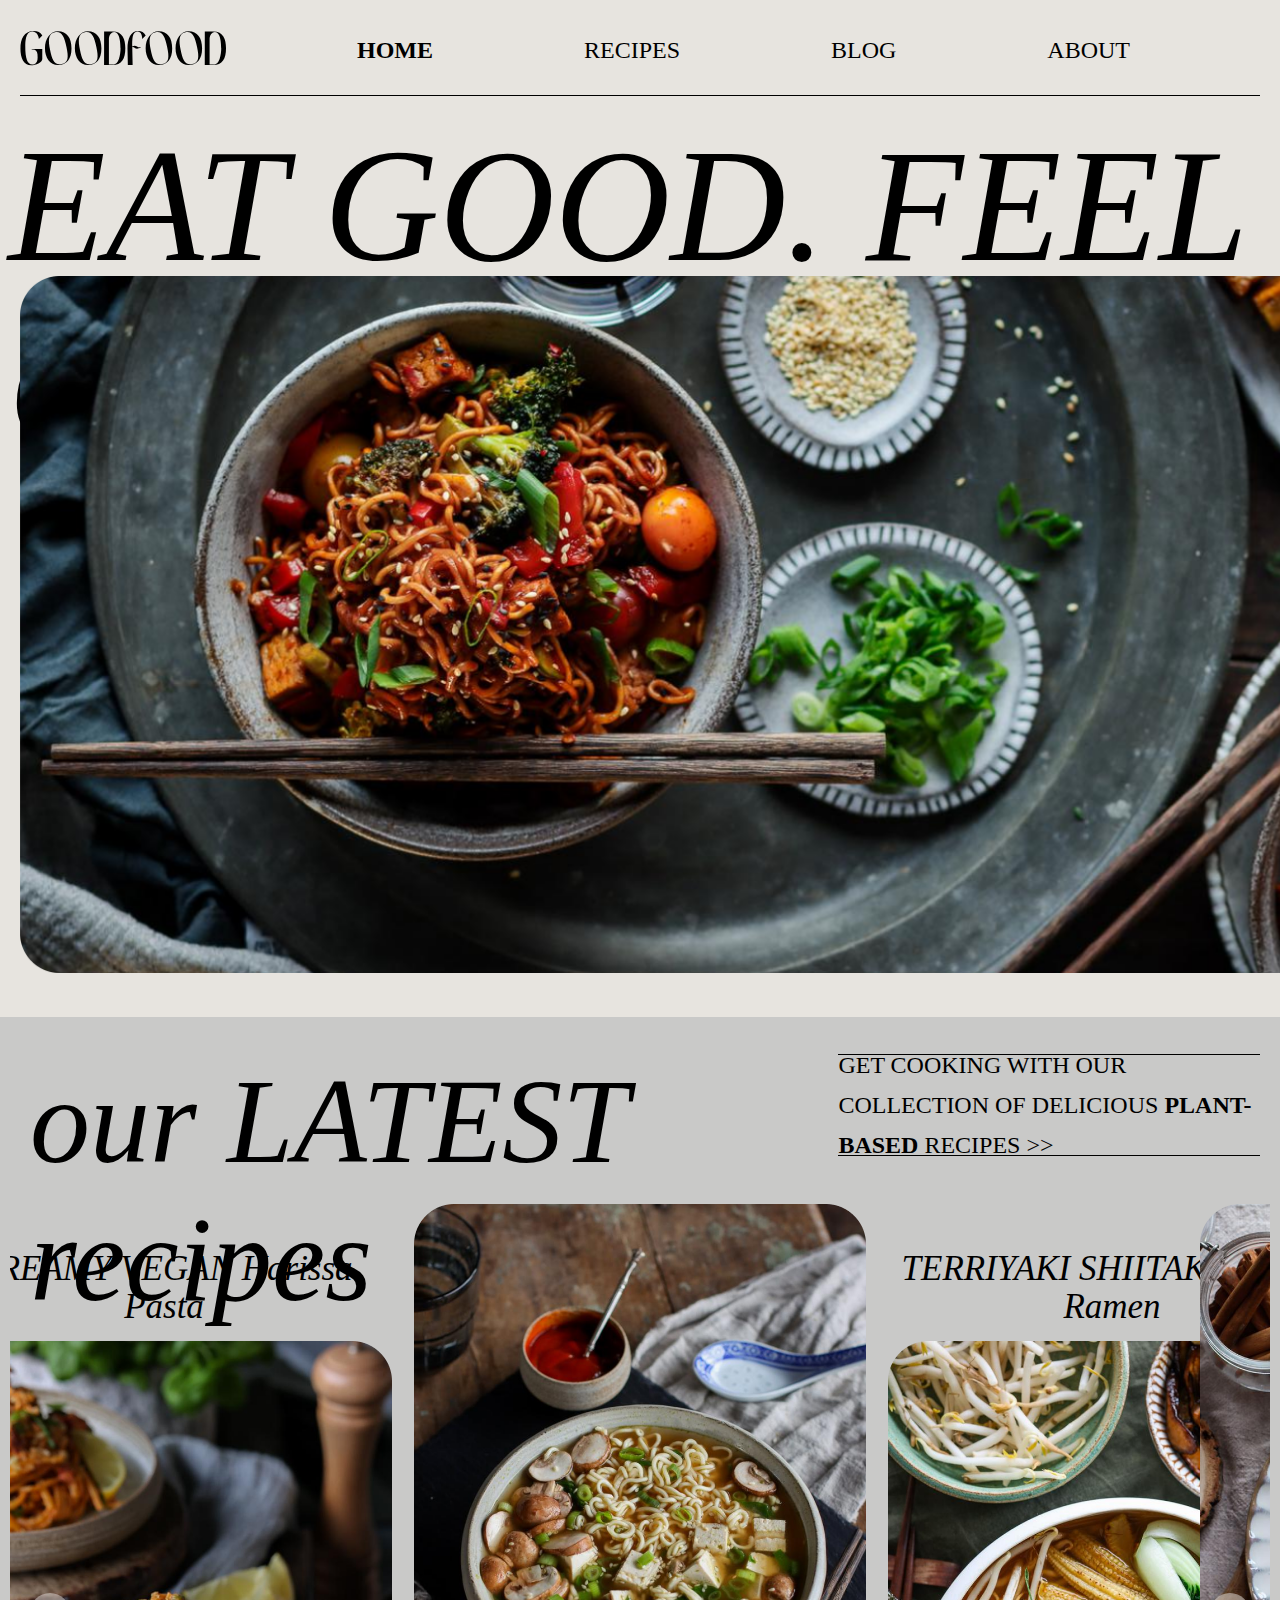
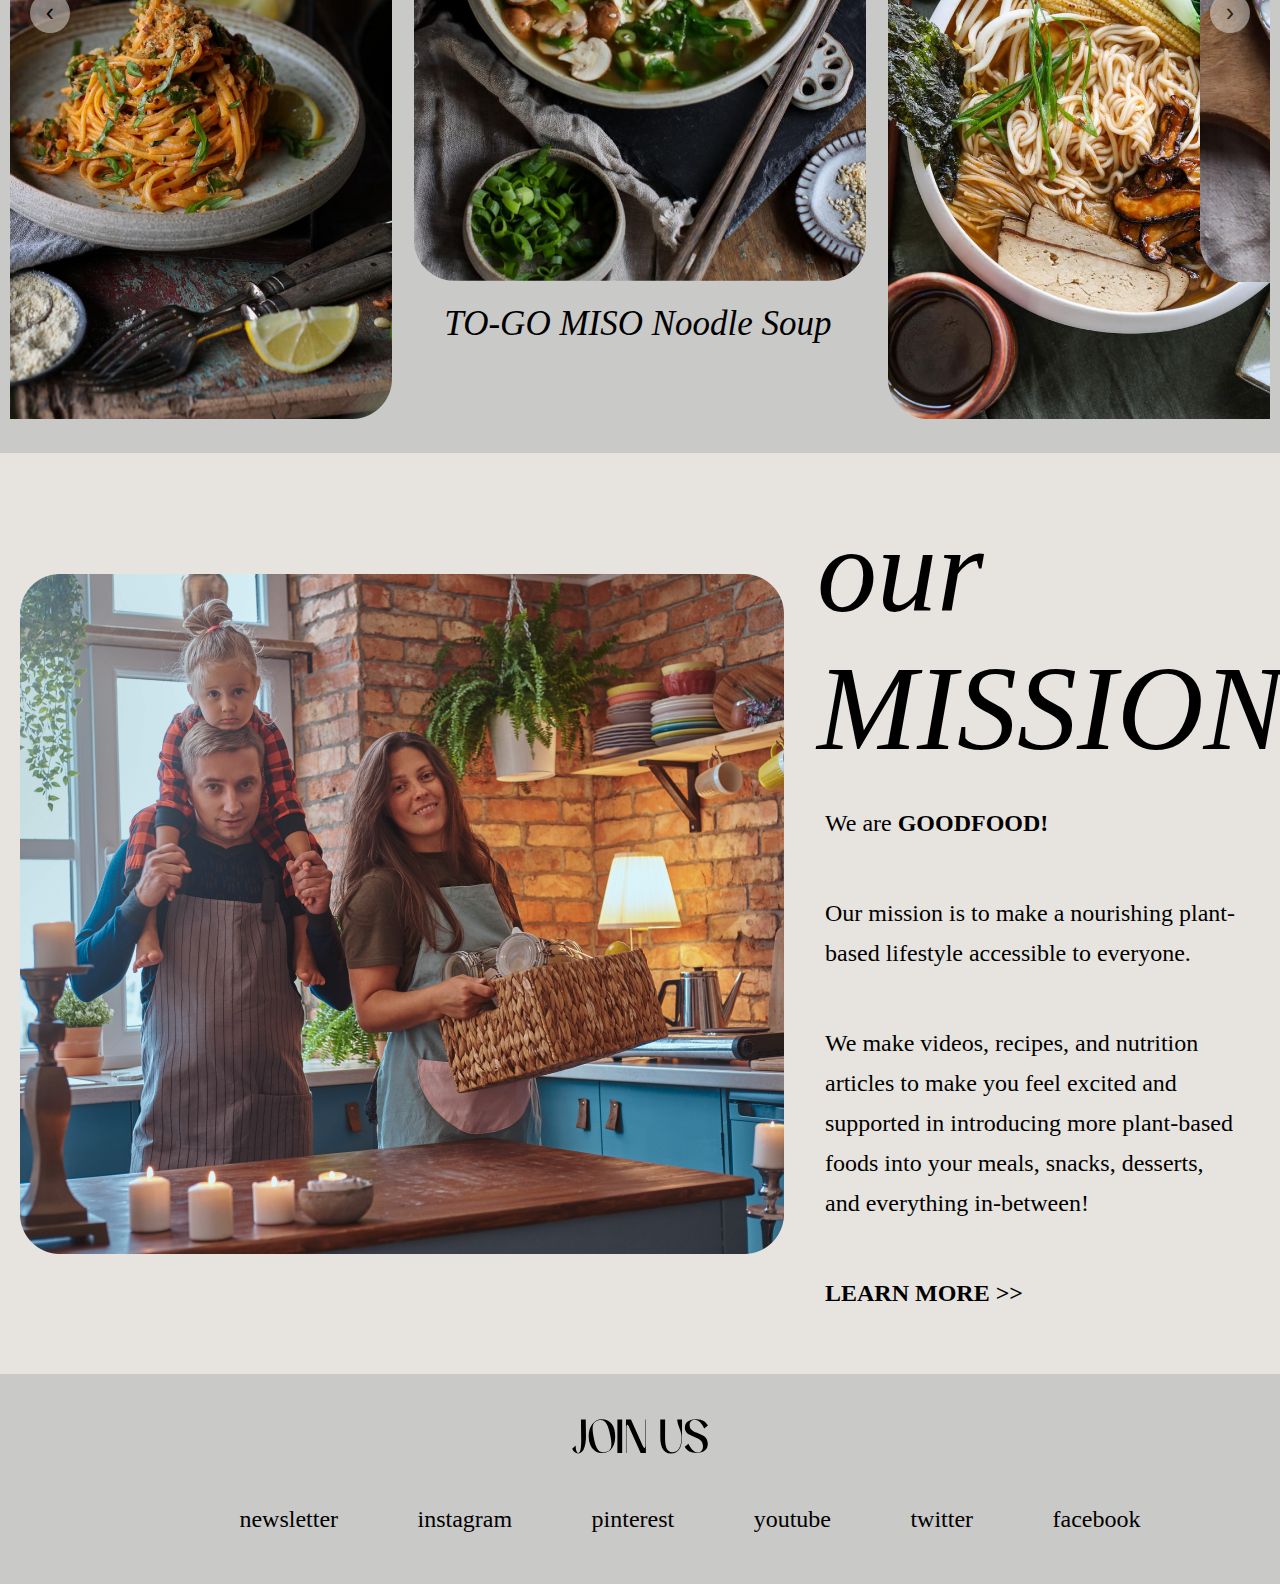
<file: landing.html>
<!DOCTYPE html>
<html lang="en">
    <head>
      <meta charset="UTF-8"/>
      <meta http-equiv="X-UA-Compatible" content="IE=edge"/>
      <meta name="viewport" content="width=device-width, initial-scale=1.0"/>
      <link rel="stylesheet" type="text/css" href="css/style.css" />
      <title>GOOD FOOD</title>
    <link href="css/app.css" rel="stylesheet"></head>
    <body>
      <div class="fullpage">
        <header class="header row">
          <a href="landing.html" class="logo-img">
            <img src="asserts/img/logo.svg" alt="logo">
          </a>
          <nav>
            <ul class="menu">
              <li>
                <a href="landing.html"><b>HOME</b></a>
              </li>
              <li>
                <a href="recipes.html">RECIPES</a>
              </li>
              <li>
                <a href="landing.html">BLOG</a>
              </li>
              <li>
                <a href="#about-section">ABOUT</a>
              </li>
            </ul>
          </nav>
        </header>
        <section id="hero-section">
          <div id="hero-banner">
            <h1 id="hero-text">EAT GOOD. FEEL GOOD</h1>
            <img src="asserts/img/hero_img.png" alt="hero-img">
          </div>
        </section>
        <section class="grey-background" id="new-recipes-section">
          <div class="new-recipes row">
            <h2 id="recipes-h2">our LATEST recipes</h2>
            <div id="recipes-button">
              <a href="recipes.html">GET COOKING WITH OUR COLLECTION OF DELICIOUS <b>PLANT-BASED</b> RECIPES >></a>
            </div>
          </div>
          <div class="recipes-row carousel-section">
            <div class="slider-wrapper">
                <button class="slide-arrow" id="arrow-prev">
                    &#8249;
                </button>
                <button class="slide-arrow" id="arrow-next">
                    &#8250;
                </button>
                <ul class="slides-container" id="slides-container">
                    <li class="slide">
                        <ul class="row">
                            <li class="column-up" id="first">
                              <h3 class="recipe-name">CREAMY VEGAN  Harissa Pasta</h3>
                              <img src="asserts/img/recipe_1.png" alt="recipe_1">
                            </li>
                            <li class="column-down">
                              <img src="asserts/img/recipe_2.png" alt="recipe_2">
                              <h3 class="recipe-name">TO-GO MISO  Noodle Soup</h3>
                            </li>
                            <li class="column-up">
                              <h3 class="recipe-name">TERRIYAKI SHIITAKE Shoyu Ramen</h3>
                              <img src="asserts/img/recipe_3.png" alt="recipe_3">
                            </li>
                          </ul>
                    </li>
                    <li class="slide">
                        <ul class="row">
                            <li class="column-down">
                              <img src="asserts/img/pie.png" alt="recipe_2">
                              <h3 class="recipe-name">VEGAN Pumpkin Pie</h3>
                            </li>
                            <li class="column-up">
                              <h3 class="recipe-name">Quick GARLIC CHILI Noodles</h3>
                              <img src="asserts/img/garlic_chili.png" alt="recipe_3">
                            </li>
                            <li class="column-down">
                              <img src="asserts/img/wrap.png" alt="recipe_2">
                              <h3 class="recipe-name">Warm TAHINI Banana Wrap</h3>
                            </li>
                          </ul>
                    </li>
                    <li class="slide">
                        <ul class="row">
                            <li class="column-up">
                              <h3 class="recipe-name">LEEK AND SPINACH Tofu Quiche</h3>
                              <img src="asserts/img/leek.png" alt="recipe_1">
                            </li>
                            <li class="column-down">
                              <img src="asserts/img/pancakes.png" alt="recipe_2">
                              <h3 class="recipe-name">HIGH PROTEIN Vegan Pancakes</h3>
                            </li>
                            <li class="column-up" id="last">
                              <h3 class="recipe-name">Kidney Bean COCONUT CURRY</h3>
                              <img src="asserts/img/curry.png" alt="recipe_3">
                            </li>
                          </ul>
                    </li>
                </ul>
            </div>
          </div>
        </section>
        <section id="about-section">
          <div class="row">
            <img src="asserts/img/family.png" alt="family">
            <div class="about-description">
              <h2 id="about-h2">our MISSION</h2>
              <p>We are <b>GOODFOOD!</b></p>
              <p>Our mission is to make a nourishing plant-based lifestyle accessible to everyone.</p>
              <p id="last">We make videos, recipes, and nutrition articles to make you feel excited and supported in introducing more plant-based foods into your meals, snacks, desserts, and everything in-between!</p>
              <a href="#about-section" class="button">
                <span>
                  <h4>LEARN MORE >></h4>
                </span>
              </a>
            </div>
          </div>
        </section>
        <section class="grey-background contact-section" >
          <img src="asserts/img/JOIN US.svg" alt="Join us">
          <div class="social-media-row">
            <ul class="row">
              <li class="social-media">
                <a href="">newsletter</a>
              </li>
              <li class="social-media">
                <a href="">instagram</a>
              </li>
              <li class="social-media">
                <a href="">pinterest</a>
              </li>
              <li class="social-media">
                <a href="">youtube</a>
              </li>
              <li class="social-media">
                <a href="">twitter</a>
              </li>
              <li class="social-media">
                <a href="">facebook</a>
              </li>
            </ul>
          </div>
        </section>
      </div>
    <script type="text/javascript" src="js/app.js"></script></body>
</html>
</file>
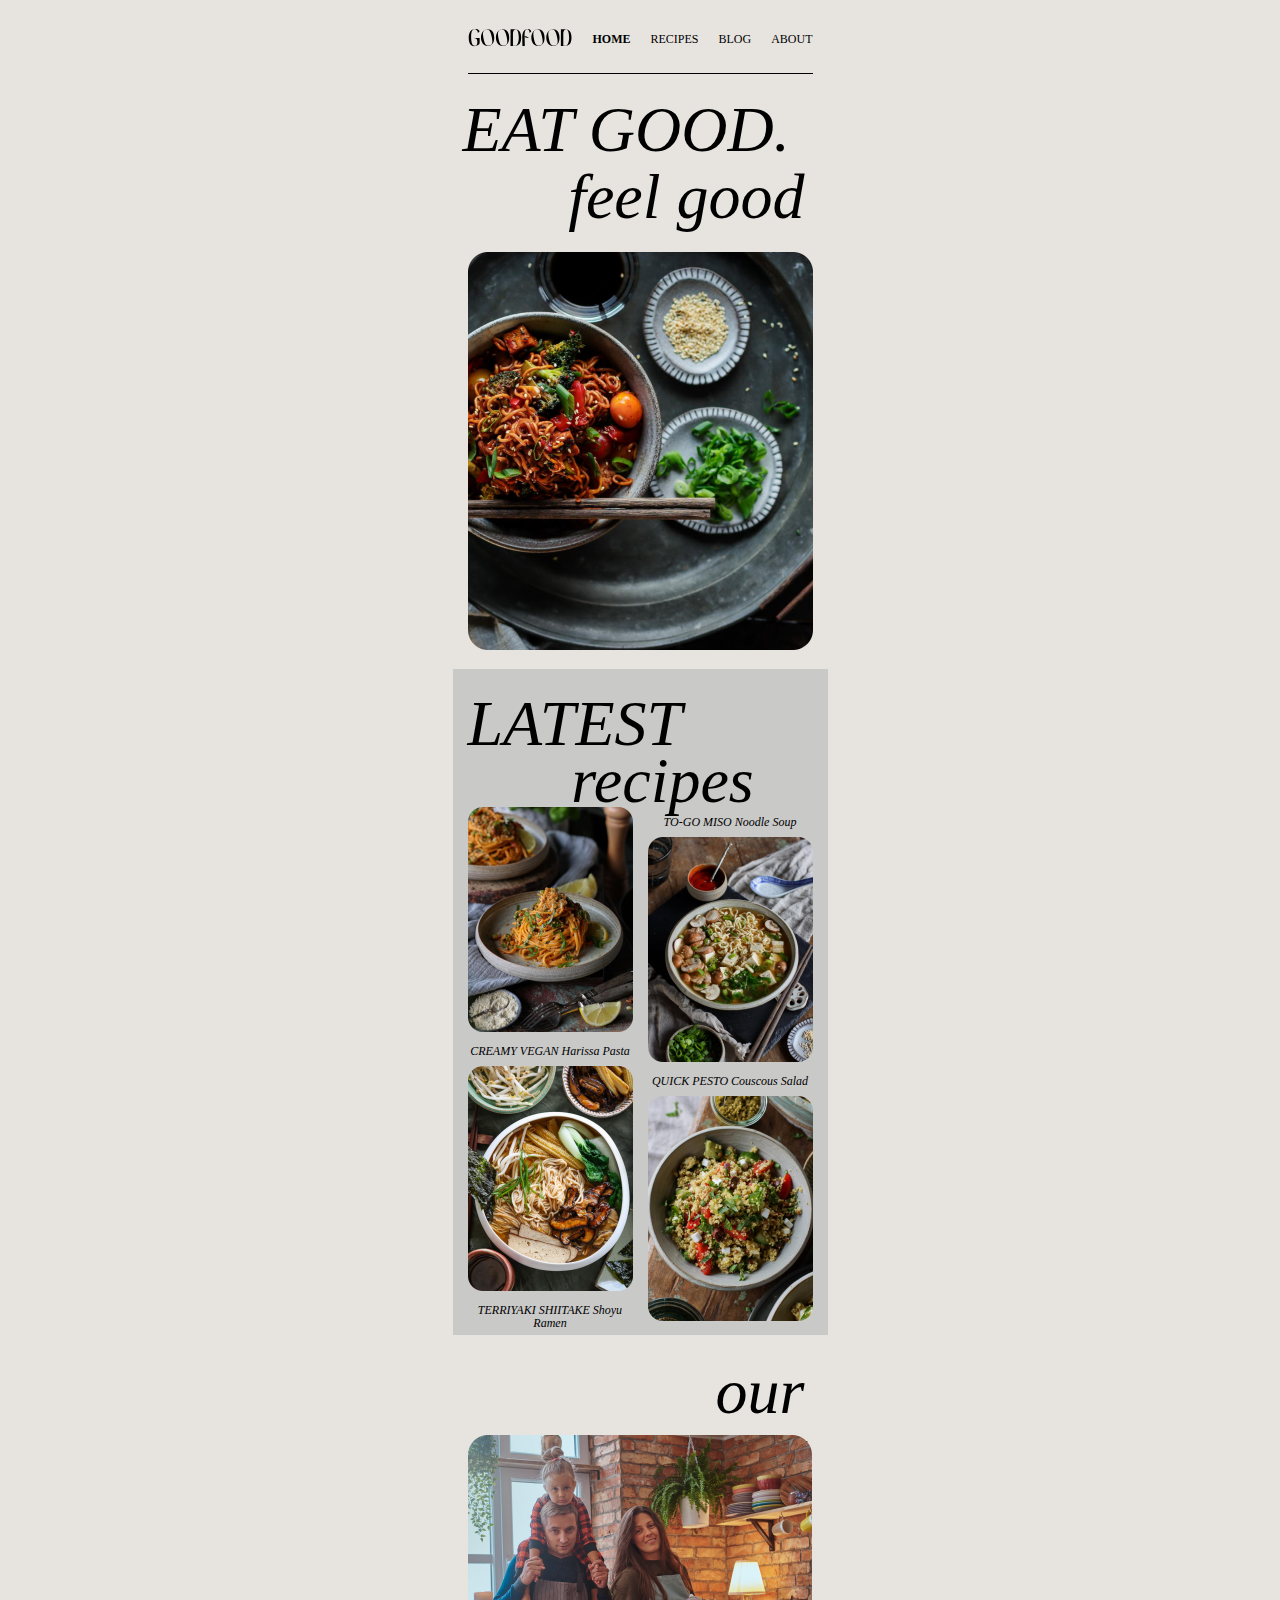
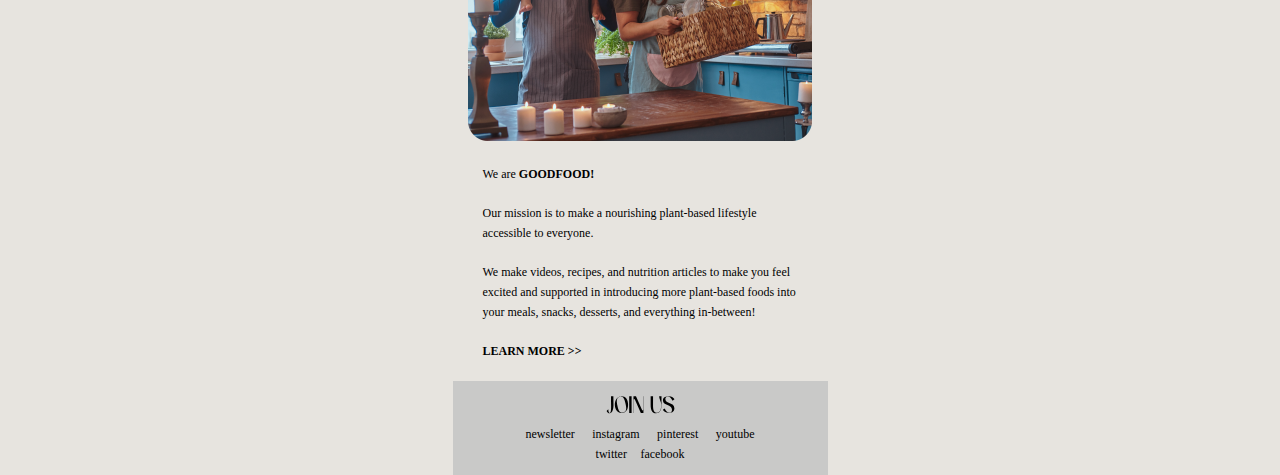
<file: landing_mob.html>
<!DOCTYPE html>
<html lang="en">
    <head>
      <meta charset="UTF-8"/>
      <meta http-equiv="X-UA-Compatible" content="IE=edge"/>
      <meta name="viewport" content="width=device-width, initial-scale=1.0"/>
      <link rel="stylesheet" type="text/css" href="css/style_mob.css" />
      <title>GOOD FOOD</title>
    </head>
    <body>
      <div class="fullpage">
        <header class="header row">
          <a href="landing_mob.html" class="logo-img">
            <img src="asserts/img_mob/logo.svg" alt="logo">
          </a>
          <nav>
            <ul class="menu">
              <li>
                <a href="landing_mob.html"><b>HOME</b></a>
              </li>
              <li>
                <a href="recipes_mob.html">RECIPES</a>
              </li>
              <li>
                <a href="landing_mob.html">BLOG</a>
              </li>
              <li>
                <a href="#about-section">ABOUT</a>
              </li>
            </ul>
          </nav>
        </header>
        <section id="hero-section">
          <div id="hero-banner">
            <h1>EAT GOOD.</h1>
            <h2>feel good</h2>
            <img src="asserts/img_mob/hero-img.png" alt="hero-img">
          </div>
        </section>
        <section class="grey-background" id="new-recipes-section">
          <div id="new-recipes-title">
            <h2 id="latest">LATEST</h2>
            <h2 id="recipes">recipes</h2>
          </div>
          <div id="new-recipes">
            <div class="recipes-row">
              <ul class="row">
                <li class="column-down">
                  <img src="asserts/img_mob/pasta.png" alt="recipe_1">
                  <h3 class="recipe-name">CREAMY VEGAN  Harissa Pasta</h3>
                </li>
                <li class="column-up">
                  <h3 class="recipe-name">TO-GO MISO  Noodle Soup</h3>
                  <img src="asserts/img_mob/miso.png" alt="recipe_2">
                </li>
              </ul>
            </div>
            <div class="recipes-row">
              <ul class="row">
                <li class="column-down">
                  <img src="asserts/img_mob/ramen.png" alt="recipe_1">
                  <h3 class="recipe-name">TERRIYAKI SHIITAKE Shoyu Ramen</h3>
                </li>
                <li class="column-up">
                  <h3 class="recipe-name">QUICK PESTO Couscous Salad</h3>
                  <img src="asserts/img_mob/salad.png" alt="recipe_2">
                </li>
              </ul>
            </div>
          </div>
        </section>
        <section id="about-section">
          <h2>our MISSION</h2>
          <img src="asserts/img_mob/family.png" alt="family">
          <p>We are <b>GOODFOOD!</b></p>
          <p>Our mission is to make a nourishing plant-based lifestyle accessible to everyone.</p>
          <p id="last">We make videos, recipes, and nutrition articles to make you feel excited and supported in introducing more plant-based foods into your meals, snacks, desserts, and everything in-between!</p>
          <a href="#about-section" class="button">
            <span>
              <h4>LEARN MORE >></h4>
            </span>
          </a>
        </section>
        <section class="grey-background contact-section" >
          <img src="asserts/img_mob/JOIN US.svg" alt="Join us">
          <div class="social-media-row" id="first">
            <ul class="row">
              <li class="social-media">
                <a href="">newsletter</a>
              </li>
              <li class="social-media">
                <a href="">instagram</a>
              </li>
              <li class="social-media">
                <a href="">pinterest</a>
              </li>
              <li class="social-media">
                <a href="">youtube</a>
              </li>
            </ul>
          </div>
          <div class="social-media-row" id="second">
            <ul class="row">
              <li class="social-media">
                <a href="">twitter</a>
              </li>
              <li class="social-media">
                <a href="">facebook</a>
              </li>
            </ul>
          </div>
        </section>
      </div>
      <script type="text/javascript" src="js/app.js"></script>
    </body>
</html>
</file>
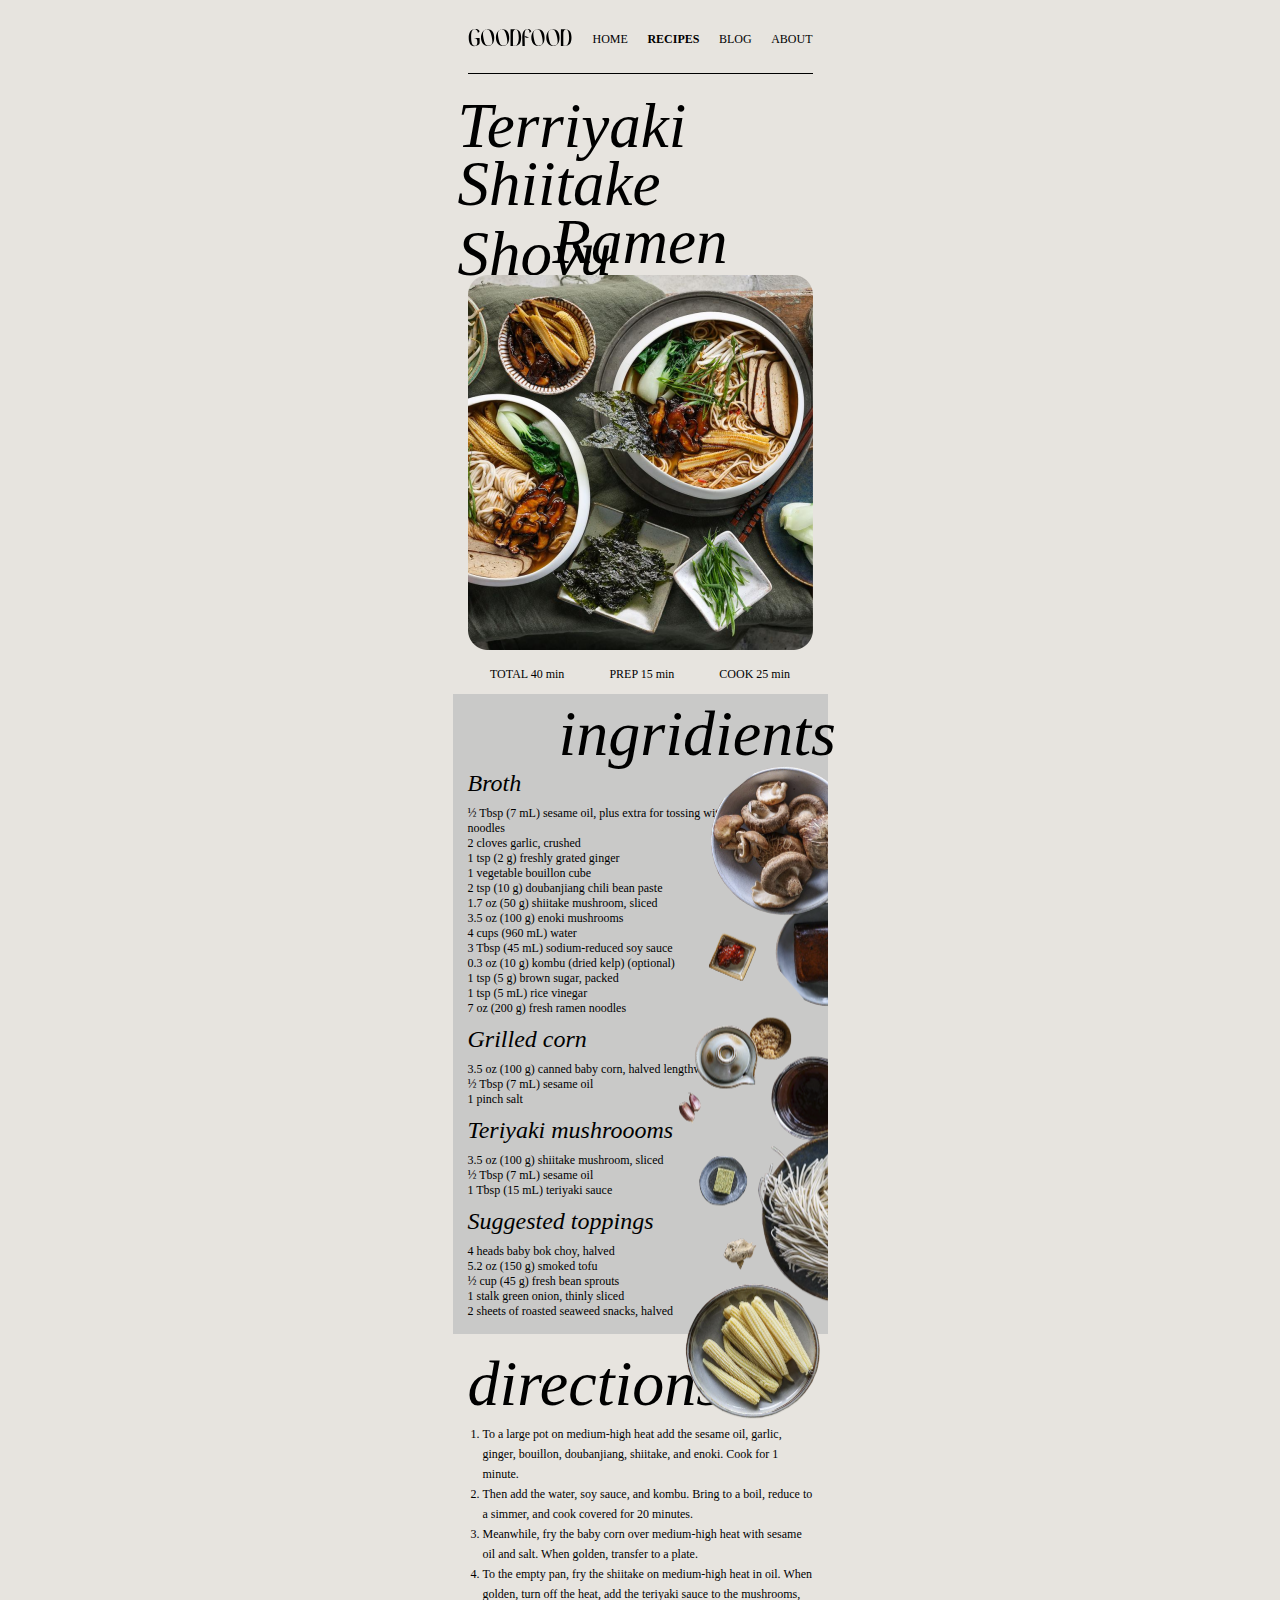
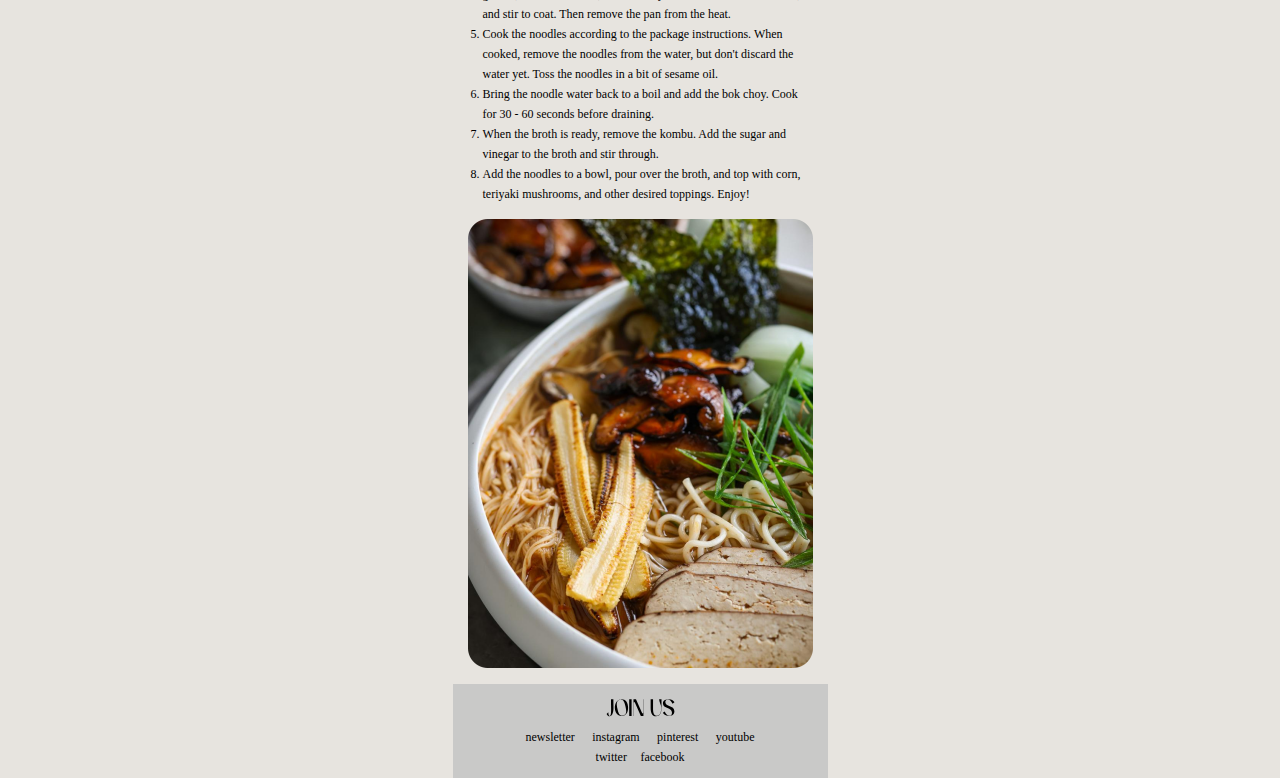
<file: ramen_mob.html>
<!DOCTYPE html>
<html lang="en">
    <head>
      <meta charset="UTF-8">
      <meta http-equiv="X-UA-Compatible" content="IE=edge">
      <meta name="viewport" content="width=device-width, initial-scale=1.0">
      <link rel="stylesheet" type="text/css" href="css/style_mob.css" />
      <title>GOOD FOOD</title>
    </head>
    <body>
      <div class="fullpage">
        <header class="header row">
          <a href="landing.html" class="logo-img">
            <img src="asserts/img_mob/logo.svg" alt="logo">
          </a>
          <nav>
            <ul class="menu">
              <li>
                <a href="landing_mob.html">HOME</a>
              </li>
              <li>
                <a href="recipes_mob.html"><b>RECIPES</b></a>
              </li>
              <li>
                <a href="landing_mob.html">BLOG</a>
              </li>
              <li>
                <a href="#about-section">ABOUT</a>
              </li>
            </ul>
          </nav>
        </header>
        <section id="hero-section-recipe">
          <h1>Terriyaki</h1>
          <h2 id="second">Shiitake Shoyu</h2>
          <h2 id="third">Ramen</h2>
          <img src="asserts/img_mob/hero-ramen.png" alt="ramen image">
        </section>
        <section id="time-section">
          <div class="time-row">
            <ul class="row">
              <li class="time">
                <p>TOTAL 40 min</p>
              </li>
              <li class="time">
                <p>PREP 15 min</p>
              </li>
              <li class="time">
                <p>COOK 25 min</p>
              </li>
            </ul>
          </div>
        </section>
        <section class="grey-background" id="ingridients-section">
          <div id="ingridients-all">
            <h2>ingridients</h2>
            <img src="asserts/img_mob/ramen-ingridients.png" alt="ingridients">
            <div id="ingridients">
              <ul>
                <li class="ingridients-section">
                  <h3 class="ingridients-title">Broth</h3>
                  <ul class="ingridients-list" id="broth">
                    <li>½ Tbsp (7 mL) sesame oil, plus extra for tossing with noodles</li>
                    <li>2 cloves garlic, crushed</li>
                    <li>1 tsp (2 g) freshly grated ginger</li>
                    <li>1 vegetable bouillon cube</li>
                    <li>2 tsp (10 g) doubanjiang chili bean paste</li>
                    <li>1.7 oz (50 g) shiitake mushroom, sliced</li>
                    <li>3.5 oz (100 g) enoki mushrooms</li>
                    <li>4 cups (960 mL) water</li>
                    <li>3 Tbsp (45 mL) sodium-reduced soy sauce</li>
                    <li>0.3 oz (10 g) kombu (dried kelp) (optional)</li>
                    <li>1 tsp (5 g) brown sugar, packed</li>
                    <li>1 tsp (5 mL) rice vinegar</li>
                    <li>7 oz (200 g) fresh ramen noodles</li>
                  </ul>
                </li>
                <li class="ingridients-section">
                  <h3 class="ingridients-title">Grilled corn</h3>
                  <ul class="ingridients-list">
                    <li>3.5 oz (100 g) canned baby corn, halved lengthwise</li>
                    <li>½ Tbsp (7 mL) sesame oil</li>
                    <li>1 pinch salt</li>
                  </ul>
                </li>
                <li class="ingridients-section">
                  <h3 class="ingridients-title">Teriyaki mushroooms</h3>
                  <ul class="ingridients-list">
                    <li>3.5 oz (100 g) shiitake mushroom, sliced</li>
                    <li>½ Tbsp (7 mL) sesame oil</li>
                    <li>1 Tbsp (15 mL) teriyaki sauce</li>
                  </ul>
                </li>
                <li class="ingridients-section">
                  <h3 class="ingridients-title">Suggested toppings</h3>
                  <ul class="ingridients-list">
                    <li>4 heads baby bok choy, halved</li>
                    <li>5.2 oz (150 g) smoked tofu</li>
                    <li>½ cup (45 g) fresh bean sprouts</li>
                    <li>1 stalk green onion, thinly sliced</li>
                    <li>2 sheets of roasted seaweed snacks, halved</li>
                  </ul>
                </li>
              </ul>
            </div>
          </div>
        </section>
        <section id="directions-section">
          <div id="directions">
            <h2 class="ramen-h2">directions</h2>
            <ol>
              <li>
              To a large pot on medium-high heat add the sesame oil, garlic, ginger, bouillon, doubanjiang, shiitake, and enoki. Cook for 1 minute.
              </li>
              <li>
              Then add the water, soy sauce, and kombu. Bring to a boil, reduce to a simmer, and cook covered for 20 minutes.
              </li>
              <li>
              Meanwhile, fry the baby corn over medium-high heat with sesame oil and salt. When golden, transfer to a plate.
              </li>
              <li>
              To the empty pan, fry the shiitake on medium-high heat in oil. When golden, turn off the heat, add the teriyaki sauce to the mushrooms, and stir to coat. Then remove the pan from the heat.
              </li>
              <li>
              Cook the noodles according to the package instructions. When cooked, remove the noodles from the water, but don't discard the water yet. Toss the noodles in a bit of sesame oil.
              </li>
              <li>
              Bring the noodle water back to a boil and add the bok choy. Cook for 30 - 60 seconds before draining.
              </li>
              <li>
              When the broth is ready, remove the kombu. Add the sugar and vinegar to the broth and stir through.
              </li>
              <li>
              Add the noodles to a bowl, pour over the broth, and top with corn, teriyaki mushrooms, and other desired toppings. Enjoy!
              </li>
            </ol>
            <img src="asserts/img_mob/ramen-direction.png" alt="ramen">
          </div>
        </section>
        <section class="grey-background contact-section" >
          <img src="asserts/img_mob/JOIN US.svg" alt="Join us">
          <div class="social-media-row" id="first">
            <ul class="row">
              <li class="social-media">
                <a href="">newsletter</a>
              </li>
              <li class="social-media">
                <a href="">instagram</a>
              </li>
              <li class="social-media">
                <a href="">pinterest</a>
              </li>
              <li class="social-media">
                <a href="">youtube</a>
              </li>
            </ul>
          </div>
          <div class="social-media-row" id="second">
            <ul class="row">
              <li class="social-media">
                <a href="">twitter</a>
              </li>
              <li class="social-media">
                <a href="">facebook</a>
              </li>
            </ul>
          </div>
        </section>
      </div>
    </body>
</html>
</file>
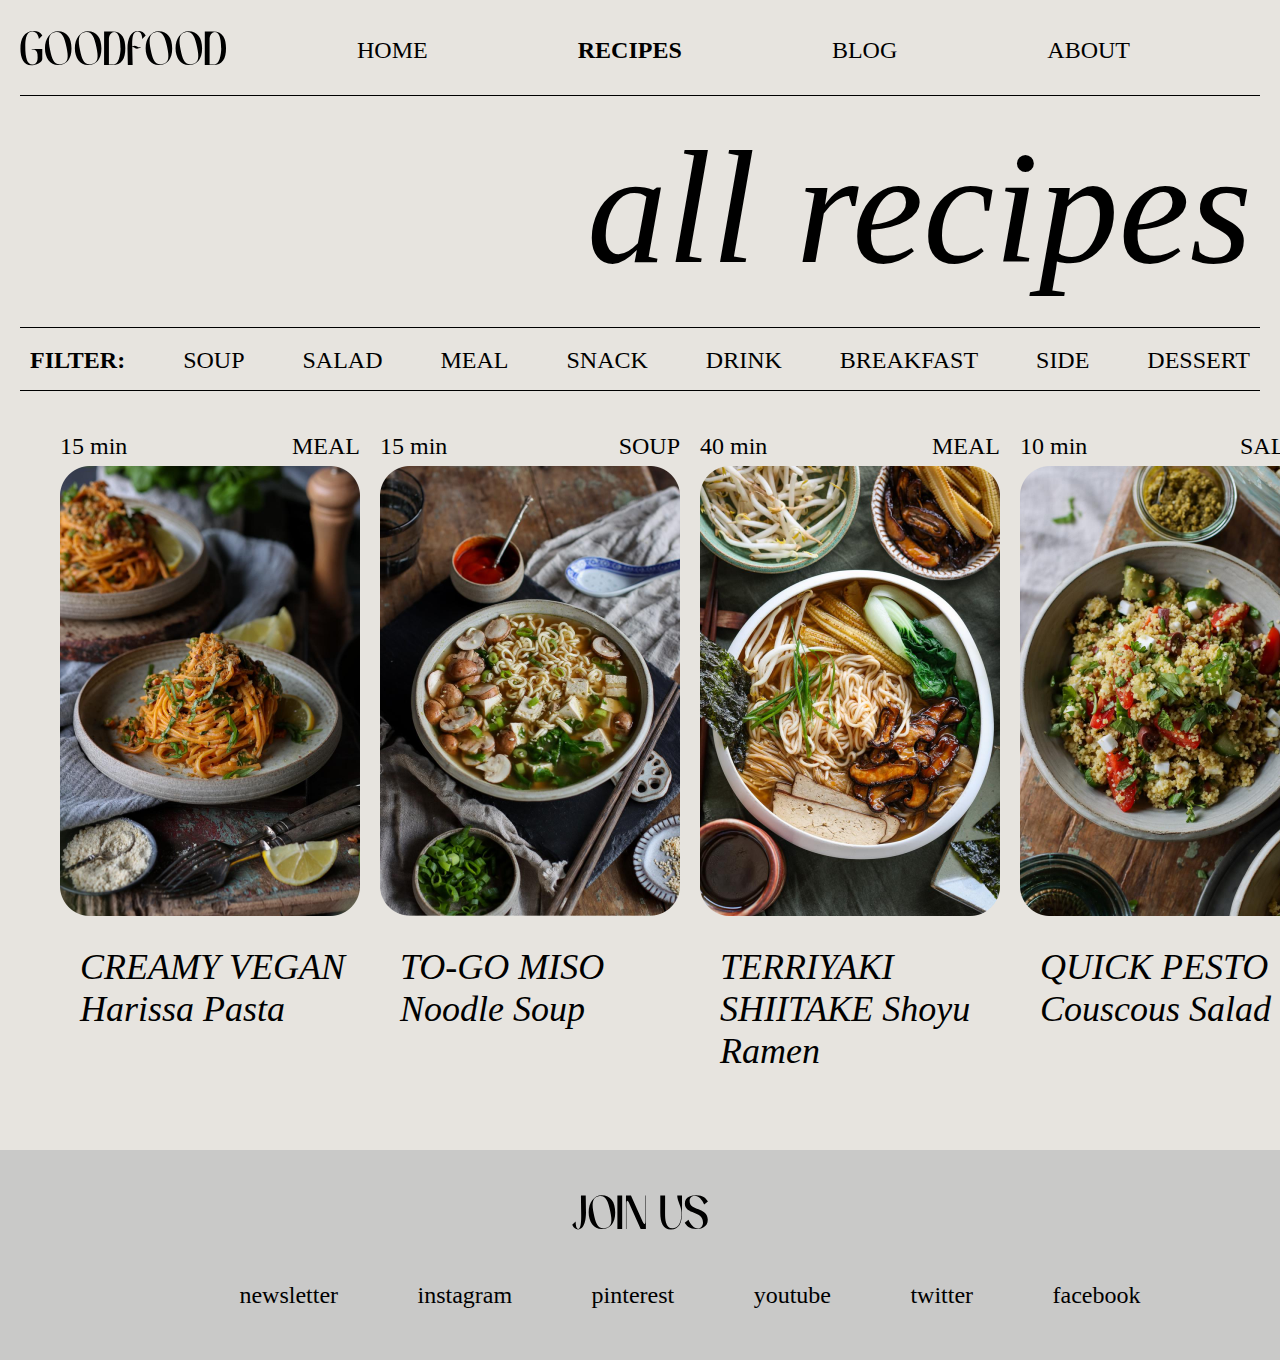
<file: recipes.html>
<!DOCTYPE html>
<html lang="en">
    <head>
      <meta charset="UTF-8">
      <meta http-equiv="X-UA-Compatible" content="IE=edge">
      <meta name="viewport" content="width=device-width, initial-scale=1.0">
      <link rel="stylesheet" type="text/css" href="css/style.css" />
      <title>GOOD FOOD</title>
    </head>
    <body>
      <div class="fullpage">
        <header class="header row">
          <a href="landing.html" class="logo-img">
            <img src="asserts/img/logo.svg" alt="logo">
          </a>
          <nav>
            <ul class="menu row">
              <li>
                <a href="landing.html">HOME</a>
              </li>
              <li>
                <a href="recipes.html"><b>RECIPES</b></a>
              </li>
              <li>
                <a href="landing.html">BLOG</a>
              </li>
              <li>
                <a href="landing.html #about-section">ABOUT</a>
              </li>
            </ul>
          </nav>
        </header>
        <section id="recipes-section">
          <h1 id="hero-test-recipes">all recipes</h1>
          <div class="filter row">
            <ul class="row">
              <li>
                <h4 id="filter-title">FILTER:</h4>
              </li>
              <li>
                <a class="fiter-name">SOUP</a>
              </li>
              <li>
                <a class="fiter-name">SALAD</a>
              </li>
              <li>
                <a class="fiter-name">MEAL</a>
              </li>
              <li>
                <a class="fiter-name">SNACK</a>
              </li>
              <li>
                <a class="fiter-name">DRINK</a>
              </li>
              <li>
                <a class="fiter-name">BREAKFAST</a>
              </li>
              <li>
                <a class="fiter-name">SIDE</a>
              </li>
              <li>
                <a class="fiter-name">DESSERT</a>
              </li>
            </ul>
          </div>
          <div class="recipes-list">
            <ul class="row">
              <li>
                <div class="ontop-recipe row">
                  <p class="left-align">15 min</p>
                  <p class="right-align">MEAL</p>
                </div>
                <img src="asserts/img/allrecipes_1.png" alt="pasta image">
                <h3 class="allrecipe-name">CREAMY VEGAN Harissa Pasta</h3>
              </li>
              <li>
                <div class="ontop-recipe row">
                  <p class="left-align">15 min</p>
                  <p class="right-align">SOUP</p>
                </div>
                <img src="asserts/img/allrecipes_2.png" alt="miso soup image">
                <h3 class="allrecipe-name" id="small-one">TO-GO MISO Noodle Soup</h3>
              </li>
              <li>
                <div class="ontop-recipe row">
                  <p class="left-align">40 min</p>
                  <p class="right-align">MEAL</p>
                </div>
                <a href="ramen.html">
                  <img src="asserts/img/allrecipes_3.png" alt="ramen image">
                  <h3 class="allrecipe-name">TERRIYAKI SHIITAKE Shoyu Ramen</h3>
                </a>
              </li>
              <li>
                <div class="ontop-recipe row">
                  <p class="left-align">10 min</p>
                  <p class="right-align">SALAD</p>
                </div>
                <img src="asserts/img/allrecipes_4.png" alt="salad image">
                <h3 class="allrecipe-name">QUICK PESTO Couscous Salad</h3>
              </li>
            </ul>
        </section>
        <section class="grey-background contact-section" >
          <img src="asserts/img/JOIN US.svg" alt="Join us">
          <div class="social-media-row">
            <ul class="row">
              <li class="social-media">
                <a href="">newsletter</a>
              </li>
              <li class="social-media">
                <a href="">instagram</a>
              </li>
              <li class="social-media">
                <a href="">pinterest</a>
              </li>
              <li class="social-media">
                <a href="">youtube</a>
              </li>
              <li class="social-media">
                <a href="">twitter</a>
              </li>
              <li class="social-media">
                <a href="">facebook</a>
              </li>
            </ul>
          </div>
        </section>
</file>
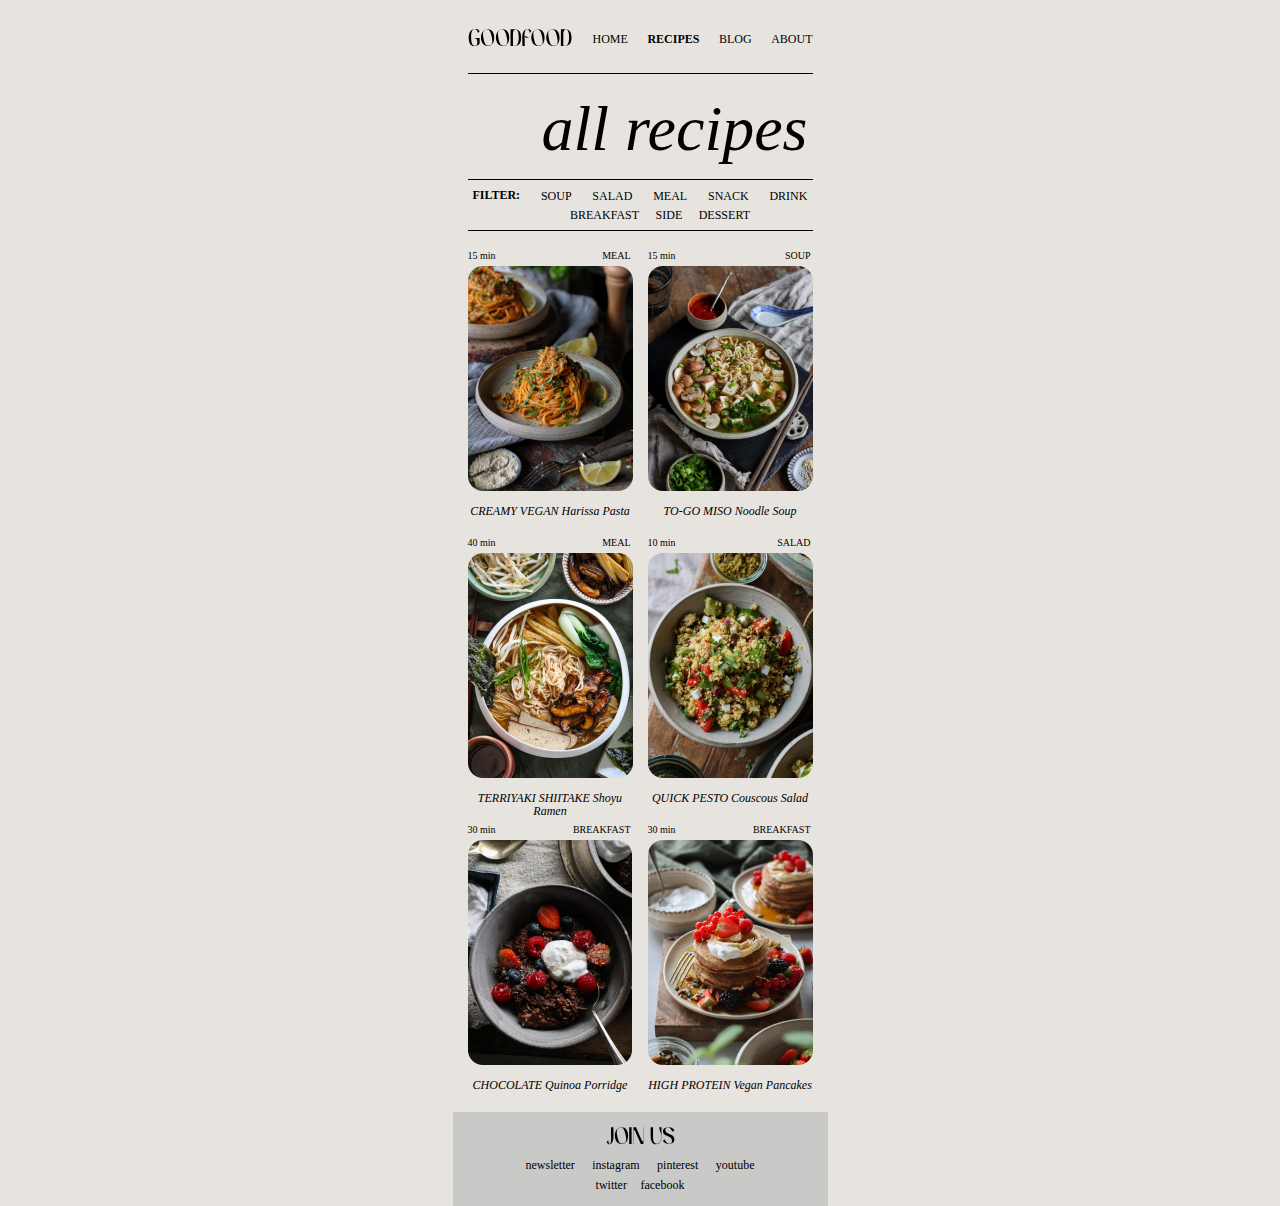
<file: recipes_mob.html>
<!DOCTYPE html>
<html lang="en">
    <head>
      <meta charset="UTF-8">
      <meta http-equiv="X-UA-Compatible" content="IE=edge">
      <meta name="viewport" content="width=device-width, initial-scale=1.0">
      <link rel="stylesheet" type="text/css" href="css/style_mob.css" />
      <title>GOOD FOOD</title>
    </head>
    <body>
      <div class="fullpage">
        <header class="header row">
          <a href="landing.html" class="logo-img">
            <img src="asserts/img_mob/logo.svg" alt="logo">
          </a>
          <nav>
            <ul class="menu">
              <li>
                <a href="landing_mob.html">HOME</a>
              </li>
              <li>
                <a href="recipes_mob.html"><b>RECIPES</b></a>
              </li>
              <li>
                <a href="landing_mob.html">BLOG</a>
              </li>
              <li>
                <a href="#about-section">ABOUT</a>
              </li>
            </ul>
          </nav>
        </header>
        <section id="recipes-section">
          <h1 id="hero-test-recipes">all recipes</h1>
          <div class="filter">
            <div class="filter-first row">
              <ul class="row">
                <li>
                  <h4 id="filter-title">FILTER:</h4>
                </li>
                <li>
                  <a class="fiter-name">SOUP</a>
                </li>
                <li>
                  <a class="fiter-name">SALAD</a>
                </li>
                <li>
                  <a class="fiter-name">MEAL</a>
                </li>
                <li>
                  <a class="fiter-name">SNACK</a>
                </li>
                <li>
                  <a class="fiter-name">DRINK</a>
                </li>
              </ul>
            </div>
            <div class="filter-second row">
              <ul class="row">
                <li>
                  <a class="fiter-name">BREAKFAST</a>
                </li>
                <li>
                  <a class="fiter-name">SIDE</a>
                </li>
                <li>
                  <a class="fiter-name">DESSERT</a>
                </li>
              </ul>
            </div>
          </div>
          <div class="recipes-list">
            <div class="list-row">
              <ul class="row">
                <li>
                  <div class="ontop-recipe row">
                    <p class="left-align">15 min</p>
                    <p class="right-align">MEAL</p>
                  </div>
                  <img src="asserts/img_mob/recipes_pasta.png" alt="pasta image">
                  <h3 class="allrecipe-name">CREAMY VEGAN Harissa Pasta</h3>
                </li>
                <li>
                  <div class="ontop-recipe row">
                    <p class="left-align">15 min</p>
                    <p class="right-align">SOUP</p>
                  </div>
                  <img src="asserts/img_mob/recipes_miso.png" alt="miso soup image">
                  <h3 class="allrecipe-name" id="small-one">TO-GO MISO Noodle Soup</h3>
                </li>
              </ul>
            </div>
            <div class="list-row">
              <ul class="row">
                <li>
                  <div class="ontop-recipe row">
                    <p class="left-align">40 min</p>
                    <p class="right-align">MEAL</p>
                  </div>
                  <a href="ramen_mob.html">
                    <img src="asserts/img_mob/recipes_ramen.png" alt="ramen image">
                    <h3 class="allrecipe-name">TERRIYAKI SHIITAKE Shoyu Ramen</h3>
                  </a>
                </li>
                <li>
                  <div class="ontop-recipe row">
                    <p class="left-align">10 min</p>
                    <p class="right-align">SALAD</p>
                  </div>
                  <img src="asserts/img_mob/recipes_salad.png" alt="salad image">
                  <h3 class="allrecipe-name">QUICK PESTO Couscous Salad</h3>
                </li>
              </ul>
            </div>
            <div class="list-row">
              <ul class="row">
                <li>
                  <div class="ontop-recipe row">
                    <p class="left-align">30 min</p>
                    <p class="right-align">BREAKFAST</p>
                  </div>
                  <a href="ramen.html">
                    <img src="asserts/img_mob/recipes_porridge.png" alt="ramen image">
                    <h3 class="allrecipe-name">CHOCOLATE Quinoa Porridge</h3>
                  </a>
                </li>
                <li>
                  <div class="ontop-recipe row">
                    <p class="left-align">30 min</p>
                    <p class="right-align">BREAKFAST</p>
                  </div>
                  <img src="asserts/img_mob/recipes_pancackes.png" alt="salad image">
                  <h3 class="allrecipe-name">HIGH PROTEIN Vegan Pancakes</h3>
                </li>
              </ul>
            </div>
          </section>
          <section class="grey-background contact-section" >
            <img src="asserts/img_mob/JOIN US.svg" alt="Join us">
            <div class="social-media-row" id="first">
              <ul class="row">
                <li class="social-media">
                  <a href="">newsletter</a>
                </li>
                <li class="social-media">
                  <a href="">instagram</a>
                </li>
                <li class="social-media">
                  <a href="">pinterest</a>
                </li>
                <li class="social-media">
                  <a href="">youtube</a>
                </li>
              </ul>
            </div>
            <div class="social-media-row" id="second">
              <ul class="row">
                <li class="social-media">
                  <a href="">twitter</a>
                </li>
                <li class="social-media">
                  <a href="">facebook</a>
                </li>
              </ul>
            </div>
          </section>
      </div>
    </body>
</html>
</file>
<file: css/style.css>
*{
  margin: 0;
  padding: 0;
}
.fullpage{
  max-width: 1440px;
  margin: 0 auto;
}
body{
  background-color: #E7E4DF;
}
.grey-background{
  background-color: rgba(194, 194, 194, 0.8);
}
.row{
  display: flex;
}
ul{
  list-style-type: none;
}
a{
  text-decoration: none;
  color: black;
}
.header{
  display: flex;
  justify-content: space-between;
  padding: 30px 20px 25px;
  align-items: center;
  max-width: 1400px;
}
.menu{
  display:flex;
  justify-content: space-between;
  align-items: center;
  padding-right: 130px;
}
ul.menu li a {
  font-family: 'Alma Sans';
  font-style: normal;
  font-size: 24px;
}
.logo-img{
 padding-right: 130px;
}
nav{
  width:1000px;
}

p{
  font-family: 'Alma Sans';
  font-size: 24px;
  line-height: 40px;
}
h1{
  font-family: 'Kinglard';
  font-style: italic;
  font-weight: 400;
  font-size: 160px;
}
h2{
  font-family: 'Kinglard';
  font-style: italic;
  font-weight: 400;
  font-size: 120px;
}
h3{
  font-family: 'Kinglard';
  font-style: italic;
  font-weight: 400;
  font-size: 36px;
}
h4{
  font-family: 'Alma Sans';
  font-style: normal;
  font-weight: 700;
  font-size: 24px;
  line-height: 40px;
}
.ingridients-list{
  font-family: 'Alma Sans';
  font-size: 24px;
  line-height: 40px;
}
ol{
  font-family: 'Alma Sans';
  font-size: 24px;
  line-height: 40px;
}
#hero-section{
  padding-top:18px;
  padding-bottom:40px;
  margin-left: 20px;
  margin-right:20px;
  border-top: 1px solid black;
}
#hero-text{
  margin-left:-12px;
  width: 1420px;
  height: 142px;
  margin-bottom:20px;
}
#hero-banner img{
  width: 1385px;
  height:auto;
}
#new-recipes-section{
  padding-left: 20px;
  padding-right:20px;
  padding-top: 36px;
}
#new-recipes-section .new-recipes{
  display:flex;
  justify-content: space-between;
  align-items: center;
  padding-left: 10px;
}
#new-recipes-section #recipes-h2{
  width: 882px;
  height: 103px;
}
#new-recipes-section #recipes-button{
  border-top: 1px solid black;
  border-bottom: 1px solid black;
  width: 460px;
  height: 100px;
  font-family: 'Alma Sans';
  font-style: normal;
  font-weight: 400;
  font-size: 24px;
  line-height: 40px;
  display: flex;
  align-items: center;
}
#new-recipes-section .recipes-row img{
  width: 448px;
  height: auto;
}
#new-recipes-section .recipes-row{
  padding: 45px 0 29px;
}
#new-recipes-section .recipes-row ul{
  display:flex;
  justify-content: space-between;
  align-items: center;
}
#new-recipes-section .recipes-row .column-up .recipe-name{
  width: 448px;
  height: 124px;
  font-size: 35px;
  line-height: 38px;
  display: flex;
  align-items: flex-end;
  text-align: center;
  padding-bottom: 15px;
}
#new-recipes-section .recipes-row .column-down .recipe-name{
  width: 448px;
  height: 116px;
  font-size: 35px;
  line-height: 38px;
  text-align: center;
  padding-top: 20px;
}

#about-section{
 padding: 61px 20px 61px;
}
#about-section img{
  width: 764px;
  height: 680px;
}
#about-section .row{
  display:flex;
  justify-content: space-between;
  align-items: center;
}
#about-section p{
  padding: 25px 41px 25px;
}

#about-section h2{
  padding-left: 33px;
  margin-top:-12px;
}
#about-section h4{
  padding-top: 25px;
  padding-left: 41px;
}

.contact-section{
  padding:45px 20px 45px;
}
.contact-section img{
  display: block;
  margin-left: auto;
  margin-right: auto;
}
.contact-section .social-media-row{
  padding-top:45px;
  padding-left: 140px;
  padding-right: 140px;
  width: 1060px;
  display: block;
  margin-left: auto;
  margin-right: auto;
}
.contact-section .social-media-row ul{
  display:flex;
  justify-content: space-evenly;
  align-items: center;
}
.contact-section .social-media-row a{
  font-family: 'Alma Sans';
  font-style: normal;
  font-weight: 400;
  font-size: 24px;
  line-height: 40px;
}
#recipes-section{
  padding:20px 0px 64px;
  margin:0px 20px;
  border-top: 1px solid black;
}
#recipes-section h1{
  text-align: right;
  padding-right:8px;
  padding-bottom:26px;
}
#recipes-section .filter{
  height:62px;
  border-top: 1px solid black;
  border-bottom: 1px solid black;
  display: block;
  margin-left: auto;
  margin-right: auto;
  align-items: center;
}
#recipes-section .filter ul{
  display:flex;
  justify-content: space-between;
  align-items: center;
  padding-top:12px;
  padding-left:10px;
  padding-right:10px;

}
#recipes-section .filter a{
  font-family: 'Alma Sans';
  font-style: normal;
  font-weight: 400;
  font-size: 24px;
  line-height: 40px;
}
#recipes-section img{
  width: 300px;
  height: auto;
}
#recipes-section .recipes-list{
  padding:35px 20px 60px;
}
#recipes-section .recipes-list ul{
  padding-left:20px;
  display:flex;
  justify-content: space-between;
  align-items: center;
}
#recipes-section .recipes-list h3{
  padding-top:26px;
  padding-left:20px;
  width: 300px;
  height: 80px;
}
#recipes-section .recipes-list .ontop-recipe{
  justify-content: space-between;
}
#recipes-section .recipes-list .ontop-recipe p{
  text-align: right;
  padding-right: 20px;
}
#hero-section-recipe{
  padding:30px 0px 0px;
  border-top: 1px solid black;
  margin-left: 20px;
  margin-right:20px;
}
#hero-section-recipe h1{
  margin-left:-35px;
  width: 1409px;
  height: 100px;
  font-size: 120px;
  line-height: 132px;
  text-align: right;
  padding-bottom: 30px;
}
#hero-section-recipe img{
  width: 1385px;
  height: auto;
}
#time-section{
  padding-top:32px;
  padding-bottom: 12px;
}
#time-section .time-row{
  max-width: 630px;
  height: 56px;
  padding-left:790px;
  padding-right:20px;
}
#time-section .time-row ul{
  display:flex;
  justify-content: space-between;
  align-items: center;
}
#ingridients-section{
  padding-bottom: 20px;
}
#ingridients-section img{
  width: 836px;
  height: 1221px;
  padding-bottom:12px;
  padding-top:29px;
}
#ingridients-section #ingridients-all{
  padding-top: 18px;
  padding-left:60px;
}
#ingridients-section h2{
  width: 482px;
  height: 100px;
  font-size: 120px;
  line-height: 132px;
  text-align: right;
  padding-left:294px;
}
#ingridients-section h3{
  font-size: 48px;
  line-height: 53px;
  height: 52px;
  padding-top:16px;
  padding-bottom:14px;
}
#ingridients-section #ingridients-list{
  width:541px;
}
#directions-section{
 padding:98.5px 20px 98.5px;
}
#directions-section img{
  width: 460px;
  height: 819px;
}
#directions-section h2{
  font-size: 120px;
  line-height: 132px;
  text-align: right;
  width: 452px;
  height: 100px;
  padding-left:25px;
  margin-top:-8px;
}
#directions-section ol{
  padding-top:15px;
  padding-left:50px;

}
</file>
<file: css/app.css>
* {
  margin: 0;
  padding: 0;
}

.fullpage {
  max-width: 1440px;
  margin: 0 auto;
}

body {
  background-color: #E7E4DF;
}

.grey-background {
  background-color: rgba(194, 194, 194, 0.8);
}

.row {
  display: flex;
}

ul {
  list-style-type: none;
}

a {
  text-decoration: none;
  color: black;
}

.header {
  display: flex;
  justify-content: space-between;
  padding: 30px 20px 25px;
  align-items: center;
  max-width: 1400px;
}

.menu {
  display: flex;
  justify-content: space-between;
  align-items: center;
  padding-right: 130px;
}

ul.menu li a {
  font-family: "Alma Sans";
  font-style: normal;
  font-size: 24px;
}

.logo-img {
  padding-right: 130px;
}

nav {
  width: 1000px;
}

p {
  font-family: "Alma Sans";
  font-size: 24px;
  line-height: 40px;
}

h1 {
  font-family: "Kinglard";
  font-style: italic;
  font-weight: 400;
  font-size: 160px;
}

h2 {
  font-family: "Kinglard";
  font-style: italic;
  font-weight: 400;
  font-size: 120px;
}

h3 {
  font-family: "Kinglard";
  font-style: italic;
  font-weight: 400;
  font-size: 36px;
}

h4 {
  font-family: "Alma Sans";
  font-style: normal;
  font-weight: 700;
  font-size: 24px;
  line-height: 40px;
}

.ingridients-list {
  font-family: "Alma Sans";
  font-size: 24px;
  line-height: 40px;
}

ol {
  font-family: "Alma Sans";
  font-size: 24px;
  line-height: 40px;
}

#hero-section {
  padding-top: 18px;
  padding-bottom: 40px;
  margin-left: 20px;
  margin-right: 20px;
  border-top: 1px solid black;
}

#hero-text {
  margin-left: -12px;
  width: 1420px;
  height: 142px;
  margin-bottom: 20px;
}

#hero-banner img {
  width: 1385px;
  height: auto;
}

#new-recipes-section {
  padding-left: 20px;
  padding-right: 20px;
  padding-top: 36px;
}

#new-recipes-section .new-recipes {
  display: flex;
  justify-content: space-between;
  align-items: center;
  padding-left: 10px;
}

#new-recipes-section #recipes-h2 {
  width: 882px;
  height: 103px;
}

#new-recipes-section #recipes-button {
  border-top: 1px solid black;
  border-bottom: 1px solid black;
  width: 460px;
  height: 100px;
  font-family: "Alma Sans";
  font-style: normal;
  font-weight: 400;
  font-size: 24px;
  line-height: 40px;
  display: flex;
  align-items: center;
}

#new-recipes-section .recipes-row img {
  width: 452px;
  height: auto;
}

#new-recipes-section .recipes-row {
  padding: 45px 0 29px;
  margin-left: -11px;
  margin-right: -11px;
}

#new-recipes-section .recipes-row .slides-container .slide ul {
  display: flex;
  justify-content: space-between;
  align-items: center;
}

#new-recipes-section .recipes-row .column-up .recipe-name {
  width: 448px;
  height: 124px;
  font-size: 35px;
  line-height: 38px;
  display: flex;
  align-items: flex-end;
  text-align: center;
  padding-bottom: 15px;
}

#new-recipes-section .recipes-row .column-down .recipe-name {
  width: 448px;
  height: 116px;
  font-size: 35px;
  line-height: 38px;
  text-align: center;
  padding-top: 20px;
}

#new-recipes-section .recipes-row .column-down {
  padding-right: 11px;
  padding-left: 11px;
}

#new-recipes-section .recipes-row .column-up {
  padding-right: 11px;
  padding-left: 11px;
}

#about-section {
  padding: 61px 20px 61px;
}

#about-section img {
  width: 764px;
  height: 680px;
}

#about-section .row {
  display: flex;
  justify-content: space-between;
  align-items: center;
}

#about-section p {
  padding: 25px 41px 25px;
}

#about-section h2 {
  padding-left: 33px;
  margin-top: -12px;
}

#about-section h4 {
  padding-top: 25px;
  padding-left: 41px;
}

.contact-section {
  padding: 45px 20px 45px;
}

.contact-section img {
  display: block;
  margin-left: auto;
  margin-right: auto;
}

.contact-section .social-media-row {
  padding-top: 45px;
  padding-left: 140px;
  padding-right: 140px;
  width: 1060px;
  display: block;
  margin-left: auto;
  margin-right: auto;
}

.contact-section .social-media-row ul {
  display: flex;
  justify-content: space-evenly;
  align-items: center;
}

.contact-section .social-media-row a {
  font-family: "Alma Sans";
  font-style: normal;
  font-weight: 400;
  font-size: 24px;
  line-height: 40px;
}

#recipes-section {
  padding: 20px 0px 64px;
  margin: 0px 20px;
  border-top: 1px solid black;
}

#recipes-section h1 {
  text-align: right;
  padding-right: 8px;
  padding-bottom: 26px;
}

#recipes-section .filter {
  height: 62px;
  border-top: 1px solid black;
  border-bottom: 1px solid black;
  display: block;
  margin-left: auto;
  margin-right: auto;
  align-items: center;
}

#recipes-section .filter ul {
  display: flex;
  justify-content: space-between;
  align-items: center;
  padding-top: 12px;
  padding-left: 10px;
  padding-right: 10px;
}

#recipes-section .filter a {
  font-family: "Alma Sans";
  font-style: normal;
  font-weight: 400;
  font-size: 24px;
  line-height: 40px;
}

#recipes-section img {
  width: 300px;
  height: auto;
}

#recipes-section .recipes-list {
  padding: 35px 20px 60px;
}

#recipes-section .recipes-list ul {
  padding-left: 20px;
  display: flex;
  justify-content: space-between;
  align-items: center;
}

#recipes-section .recipes-list h3 {
  padding-top: 26px;
  padding-left: 20px;
  width: 300px;
  height: 80px;
}

#recipes-section .recipes-list .ontop-recipe {
  justify-content: space-between;
}

#recipes-section .recipes-list .ontop-recipe p {
  text-align: right;
  padding-right: 20px;
}

#hero-section-recipe {
  padding: 30px 0px 0px;
  border-top: 1px solid black;
  margin-left: 20px;
  margin-right: 20px;
}

#hero-section-recipe h1 {
  margin-left: -35px;
  width: 1409px;
  height: 100px;
  font-size: 120px;
  line-height: 132px;
  text-align: right;
  padding-bottom: 30px;
}

#hero-section-recipe img {
  width: 1385px;
  height: auto;
}

#time-section {
  padding-top: 32px;
  padding-bottom: 12px;
}

#time-section .time-row {
  max-width: 630px;
  height: 56px;
  padding-left: 790px;
  padding-right: 20px;
}

#time-section .time-row ul {
  display: flex;
  justify-content: space-between;
  align-items: center;
}

#ingridients-section {
  padding-bottom: 20px;
}

#ingridients-section img {
  width: 836px;
  height: 1221px;
  padding-bottom: 12px;
  padding-top: 29px;
}

#ingridients-section #ingridients-all {
  padding-top: 18px;
  padding-left: 60px;
}

#ingridients-section h2 {
  width: 482px;
  height: 100px;
  font-size: 120px;
  line-height: 132px;
  text-align: right;
  padding-left: 294px;
}

#ingridients-section h3 {
  font-size: 48px;
  line-height: 53px;
  height: 52px;
  padding-top: 16px;
  padding-bottom: 14px;
}

#ingridients-section #ingridients-list {
  width: 541px;
}

#directions-section {
  padding: 98.5px 20px 98.5px;
}

#directions-section img {
  width: 460px;
  height: 819px;
}

#directions-section h2 {
  font-size: 120px;
  line-height: 132px;
  text-align: right;
  width: 452px;
  height: 100px;
  padding-left: 25px;
  margin-top: -8px;
}

#directions-section ol {
  padding-top: 15px;
  padding-left: 50px;
}

.slider-wrapper {
  margin: 1px;
  position: relative;
  overflow: hidden;
}

.slides-container {
  width: 100%;
  display: flex;
  list-style: none;
  overflow: scroll;
  scroll-behavior: smooth;
  scrollbar-width: none;
  -ms-overflow-style: none;
}
.slides-container::-webkit-scrollbar {
  width: 0;
  height: 0;
}

.slide {
  flex: 1 0 100%;
  display: flex;
  justify-content: center;
  align-items: center;
  width: 100%;
}

.slide-arrow {
  position: absolute;
  display: flex;
  justify-content: center;
  align-items: center;
  top: 50%;
  left: 0;
  margin: auto;
  height: 40px;
  background-color: #E7E4DF;
  border: none;
  width: 40px;
  font-size: 25px;
  cursor: pointer;
  opacity: 0.5;
  transition: opacity 100ms;
  transform: translateY(-50%);
}
.slide-arrow:hover, .slide-arrow:focus {
  opacity: 1;
}
.slide-arrow#arrow-prev {
  left: 0px;
  margin-left: 20px;
  border-radius: 50%;
}
.slide-arrow#arrow-next {
  right: 0px;
  border-radius: 50%;
  margin-right: 20px;
}
</file>
<file: css/style_mob.css>
*{
  margin: 0;
  padding: 0;
}
.fullpage{
  max-width: 375px;
  margin: 0 auto;
}
body{
  background-color: #E7E4DF;
}
.grey-background{
  background-color: rgba(194, 194, 194, 0.8);
}
.row{
  display: flex;
}
ul{
  list-style-type: none;
}
a{
  text-decoration: none;
  color: black;
  font-family: 'Alma Sans';
  font-style: normal;
  font-weight: 400;
  font-size: 12px;
}
p{
  font-family: 'Alma Sans';
  font-style: normal;
  font-weight: 400;
  font-size: 12px;
  line-height: 20px;
}
h1{
  font-family: 'Kinglard';
  font-style: italic;
  font-weight: 400;
  font-size: 64px;
  line-height: 70px;
}
h2{
  font-family: 'Kinglard';
  font-style: italic;
  font-weight: 400;
  font-size: 64px;
  line-height: 70px;
}
h3{
  font-family: 'Kinglard';
  font-style: italic;
  font-weight: 400;
  font-size: 12px;
  line-height: 13px;
}
h4{
  font-family: 'Alma Sans';
  font-style: normal;
  font-weight: 700;
  font-size: 12px;
  line-height: 20px;
}
.header{
  display: flex;
  justify-content: space-between;
  align-items: center;
  padding: 28px 0px 22px;
  margin-left:15px;
  margin-right:15px;
  max-width: 375px;
  border-bottom: 1px solid black;
}
.header .menu{
  display:flex;
  justify-content: space-between;
  align-items: center;
}
.header nav{
  padding-bottom:4px;
  width:220px;
}
#hero-section{
  padding:21px 15px 15px;
}
#hero-section h1{
  height: 51px;
  margin-left:-5px;
}
#hero-section h2{
  text-align:right;
  height: 69px;
  padding-right: 8px;
  padding-top: 16px;
  padding-bottom: 21px;
}
#hero-section img{
  width: 345px;
  height: 398px;
}
#new-recipes-section{
  padding:20px 15px 10px;
}
#new-recipes-section #latest{
  height: 52px;
}
#new-recipes-section #recipes{
  text-align: center;
  height: 55px;
  width: 300px;
  padding: 5px 45px 6px;
}
#new-recipes-section img{
  width: 165px;
  height: 225px;
}
#new-recipes-section .recipes-row{
  display: block;
  margin-left: auto;
  margin-right: auto;
  align-items: center;
}
#new-recipes-section .recipes-row ul{
  display:flex;
  justify-content: space-between;
  align-items: center;
}
#new-recipes-section .recipes-row ul h3{
  text-align: center;
  height: 21px;
  width: 165px;
  padding-top:9px;
}
#about-section{
  padding:22px 15px 20px;
}
#about-section h2{
  height: 60px;
  text-align: right;
  padding-right: 8px;
  padding-bottom: 18px;
}
#about-section img{
  width: 344px;
  height: 306px;
  padding-bottom:9px;
}
#about-section p{
  padding: 10px 15px 9px;
}
#about-section h4{
    padding: 10px 15px 0px;
}
.contact-section{
  padding:15px 15px 12px;
}
.contact-section img{
  display: block;
  margin-left: auto;
  margin-right: auto;
  padding-bottom:10px;
}
.contact-section #first{
  width: 264px;
  height:19px;
  display: block;
  margin-left: auto;
  margin-right: auto;
  padding-bottom: 1px;
}
.contact-section #second{
  width: 116px;
  height:19px;
  display: block;
  margin-left: auto;
  margin-right: auto;
}
.contact-section .social-media-row ul{
  display:flex;
  justify-content: space-evenly;
  align-items: center;
}
#recipes-section{
  padding:20px 0px 5px;
  margin:0px 15px;
}
#recipes-section h1{
  text-align: right;
  padding-right:5px;
  padding-bottom:15px;
}
#recipes-section .filter{
  height:50px;
  border-top: 1px solid black;
  border-bottom: 1px solid black;
}
#recipes-section .filter-first{
  display: block;
  margin-left: auto;
  margin-right: auto;
  align-items: center;
}
#recipes-section .filter-first ul{
  display:flex;
  justify-content: space-between;
  align-items: center;
  padding-top:5px;
  padding-left:5px;
  padding-right:5px;
}
#recipes-section .filter-second{
  display: block;
  margin-left: auto;
  margin-right: auto;
  align-items: center;
}
#recipes-section .filter-second ul{
  width:180px;
  display:flex;
  justify-content: space-between;
  align-items: center;
  margin-left: auto;
  margin-right: auto;
  padding-left:40px;
}
#recipes-section img{
  height: 225px;
  width:auto;
}
#recipes-section .recipes-list{
  padding-top:15px;
}
#recipes-section .list-row{
  padding-bottom:3px;
}
#recipes-section .list-row ul{
  display:flex;
  justify-content: space-between;
}
#recipes-section .recipes-list h3{
  text-align:center;
  padding-top:10px;
  width: 165px;
  height: 25px;
  align-items: center;
}
#recipes-section .recipes-list a{
  width: 165px;
  height: 25px;
}
#recipes-section .recipes-list .ontop-recipe{
  justify-content: space-between;
}
#recipes-section .recipes-list .ontop-recipe p{
  text-align: right;
  padding-right:2px;
  font-size: 10px;
}
#hero-section-recipe{
  padding:17px 0px 0px;
  margin:0px 15px;
}
#hero-section-recipe img{
  width: 345px;
  height: auto;
}
#hero-section-recipe h1{
  text-align:left;
  height: 58px;
  margin-left:-10px;
  font-size: 63px;
}
#hero-section-recipe h2{
  font-size: 63px;
  height: 58px;
}
#hero-section-recipe #second{
  margin-left:-10px;
}
#hero-section-recipe #third{
  text-align:center;
  padding-bottom:10px;
}
#time-section{
  margin:0px 15px;
  padding: 10px 0px 10px;
}
#time-section .time-row{
  max-width: 300px;
  margin-left: auto;
  margin-right: auto;
}
#time-section .time-row ul{
  display:flex;
  justify-content: space-between;
  align-items: center;
}
#ingridients-section{
  position: relative;
  text-align: left;
  padding-left:15px;
  padding-bottom:5px;
}
#ingridients-section img{
  position: absolute;
  height: 772.41px;
  width:auto;
  left: 177.59px;
  top:7px;
}
#ingridients-section .ingridients-list{
  font-family: 'Alma Sans';
  font-size: 12px;
}
#ingridients-section #broth{
  width: 262px;
}
#ingridients-section h2{
  position: absolute;
  width: 253px;
  height: 70px;
  left: 106px;
  top:5px;
  text-align: right;
}
#ingridients-section h3{
  font-family: 'Kinglard';
  font-style: italic;
  font-weight: 400;
  font-size: 24px;
  line-height: 26px;
  padding-bottom:10px;
}
#ingridients-section #ingridients{
  padding-top:76px;
}
#ingridients-section .ingridients-list{
  padding-bottom:10px;
}
#directions-section{
 padding:15px 15px 12px;
}
#directions-section img{
  width: 345px;
  height: 449px;
}
#directions-section h2{

}
#directions-section ol{
  padding:5px 0px 15px;
  padding-left:15px;
  font-family: 'Alma Sans';
  font-style: normal;
  font-weight: 400;
  font-size: 12px;
  line-height: 20px;
}
</file>
